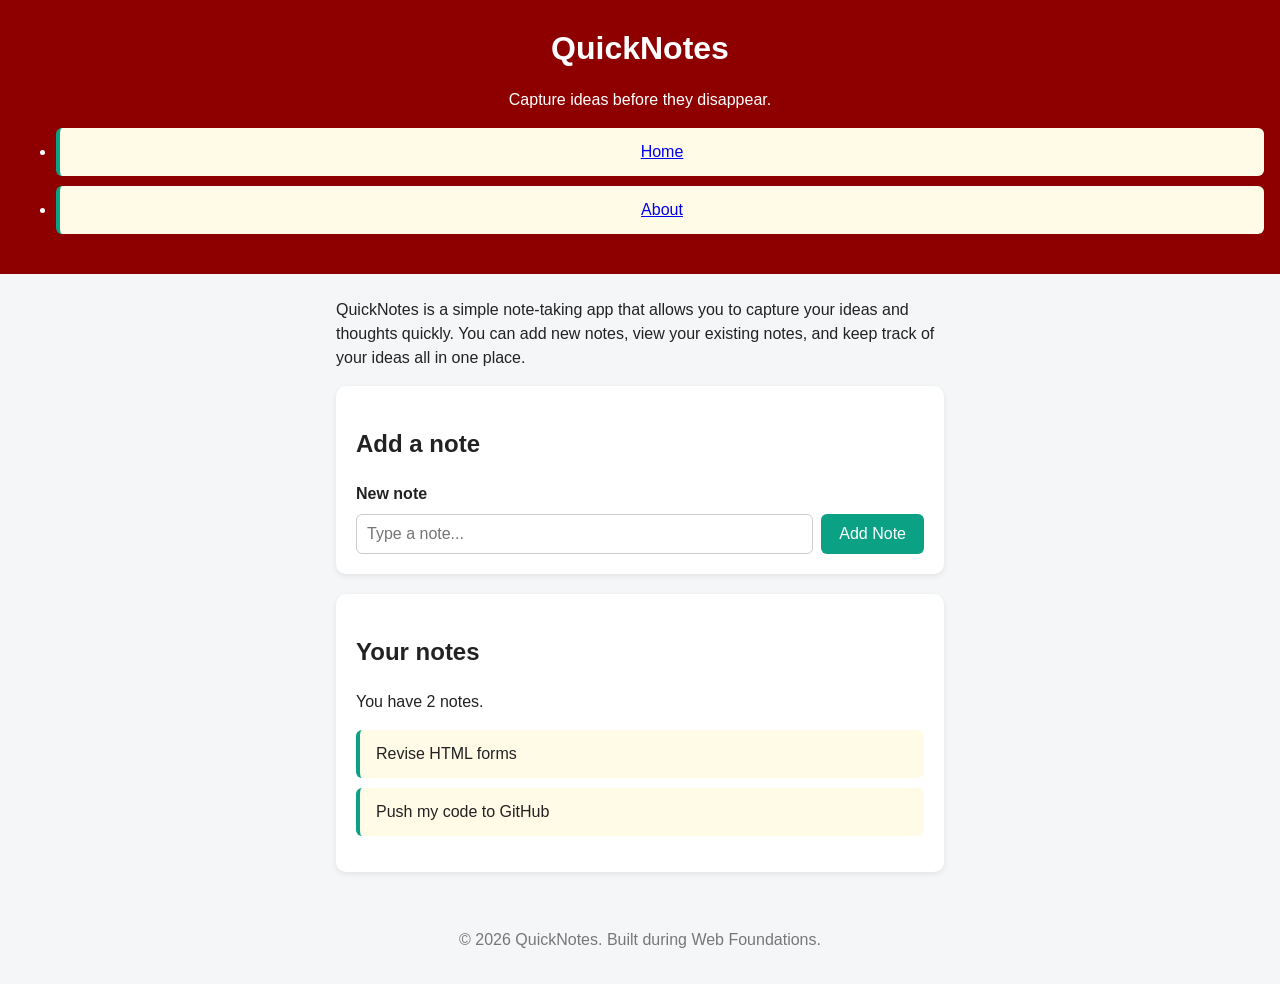
<file: day1/index.html>
<!DOCTYPE html>
<html lang="en">
  <head>
    <meta charset="UTF-8" />
    <meta name="viewport" content="width=device-width, initial-scale=1.0" />
    <title>QuickNotes</title>
    <link rel="stylesheet" href="style.css" />
  </head>
  
  <body>
    <header>
      <h1>QuickNotes</h1>
      <p>Capture ideas before they disappear.</p>
      <nav>
        <ul>
          <li class="note"><a href="index.html">Home</a></li>
          <li class="note"><a href="about.html">About</a></li>
        </ul>
      </nav>
    </header>
 
    <main>
        <p>QuickNotes is a simple note-taking app that allows you to capture your ideas and thoughts quickly. You can add new notes, view your existing notes, and keep track of your ideas all in one place.</p>
      <section>
        <h2>Add a note</h2>
        <form id="note-form">
          <label for="note-input">New note</label>
          <input type="text" id="note-input" placeholder="Type a note..." />
          <button type="submit">Add Note</button>
        </form>
      </section>
 
      <section>
        <h2>Your notes</h2>
        <p id="note-count">You have 2 notes.</p>
        <ul id="notes-list">
          <li class="note">Revise HTML forms</li>
          <li class="note">Push my code to GitHub</li>
        </ul>
      </section>
    </main>
 
    <footer>
      <p>&copy; 2026 QuickNotes. Built during Web Foundations.</p>
    </footer>
  </body>
</html>
</file>
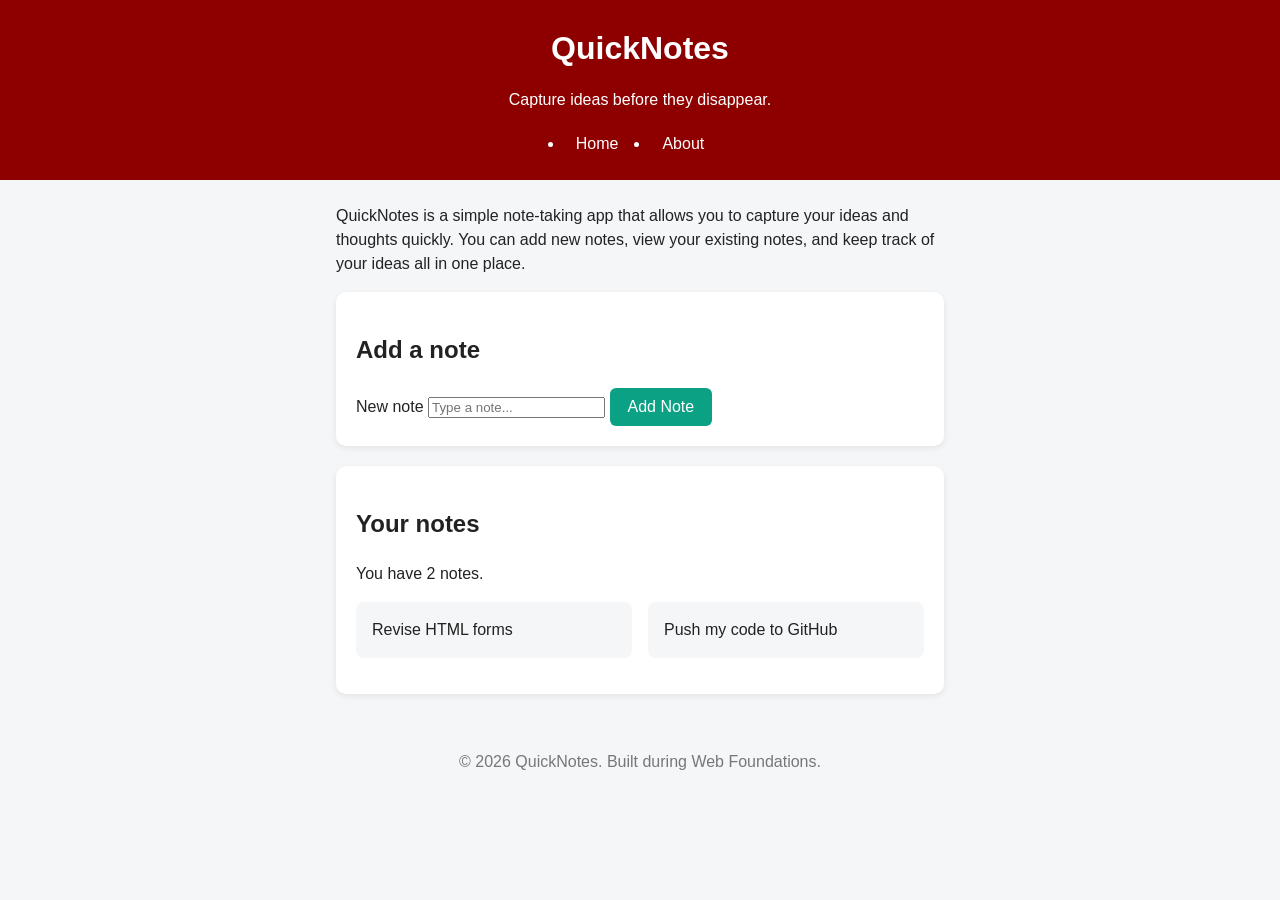
<file: day2/index.html>
<!DOCTYPE html>
<html lang="en">
  <head>
    <meta charset="UTF-8" />
    <meta name="viewport" content="width=device-width, initial-scale=1.0" />
    <title>QuickNotes</title>
    <link rel="stylesheet" href="style.css" />
  </head>
  
  <body>
    <header>
      <h1>QuickNotes</h1>
      <p>Capture ideas before they disappear.</p>
      <nav>
        <ul>
          <li><a href="index.html">Home</a></li>
          <li><a href="about.html">About</a></li>
        </ul>
      </nav>
    </header>
 
    <main>
        <p>QuickNotes is a simple note-taking app that allows you to capture your ideas and thoughts quickly. You can add new notes, view your existing notes, and keep track of your ideas all in one place.</p>
      <section>
        <h2>Add a note</h2>
        <form id="note-form">
          <label for="note-input">New note</label>
          <input type="text" id="note-input" placeholder="Type a note..." />
          <button type="submit">Add Note</button>
        </form>
      </section>
 
      <section>
        <h2>Your notes</h2>
        <p id="note-count">You have 2 notes.</p>
        <ul id="notes-list">
          <li class="note">Revise HTML forms</li>
          <li class="note">Push my code to GitHub</li>
        </ul>
      </section>
    </main>
 
    <footer>
      <p>&copy; 2026 QuickNotes. Built during Web Foundations.</p>
    </footer>
  </body>
</html>
</file>
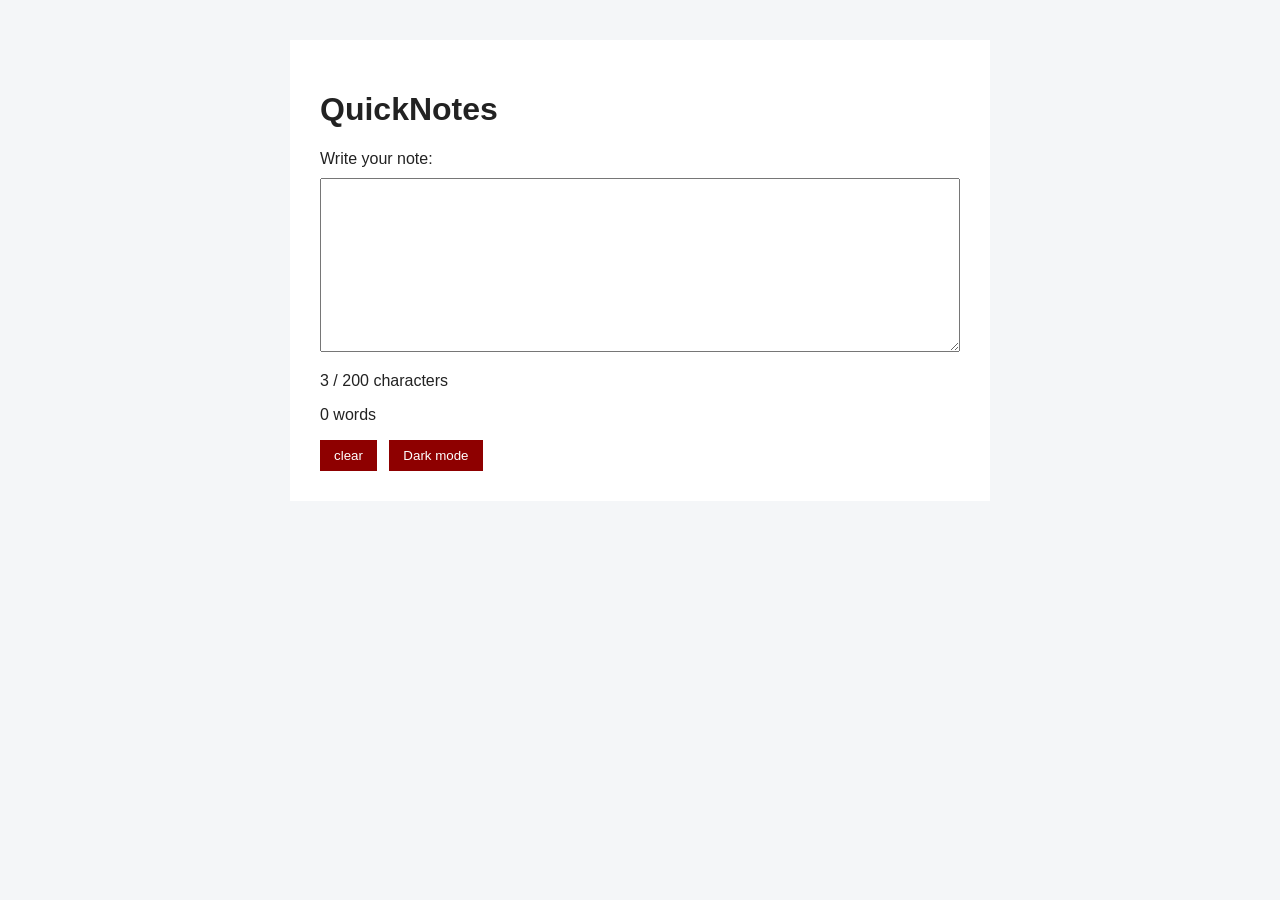
<file: day4/index.html>
<!DOCTYPE html>
<html lang="en">
    <head>
        <meta charset="UTF-8"/>
<meta name="viewport" content ="width=device-width,initial-scale=1.0">
<title>QuickNotes Day 4</title>
<link rel="stylesheet" href="style.css"/>
<script src="script.js"defer></script>
    </head>

    <body>
        <main>
            <h1>QuickNotes</h1>
            <label for ="note-text">Write your note:</label>

            <textarea
            id="note-text"
            rows="8"
            placeholder="Type your note here..."
            >   </textarea>
            <p id="char-count">0/200 characters </p>
            <p id="word-count">0words  </p>
            <button id="clear-btn" type="button">clear</button>
            
            <button id="theme-toggle" type="button">Dark mode</button>
        </main>
    </body>
</html>
</file>
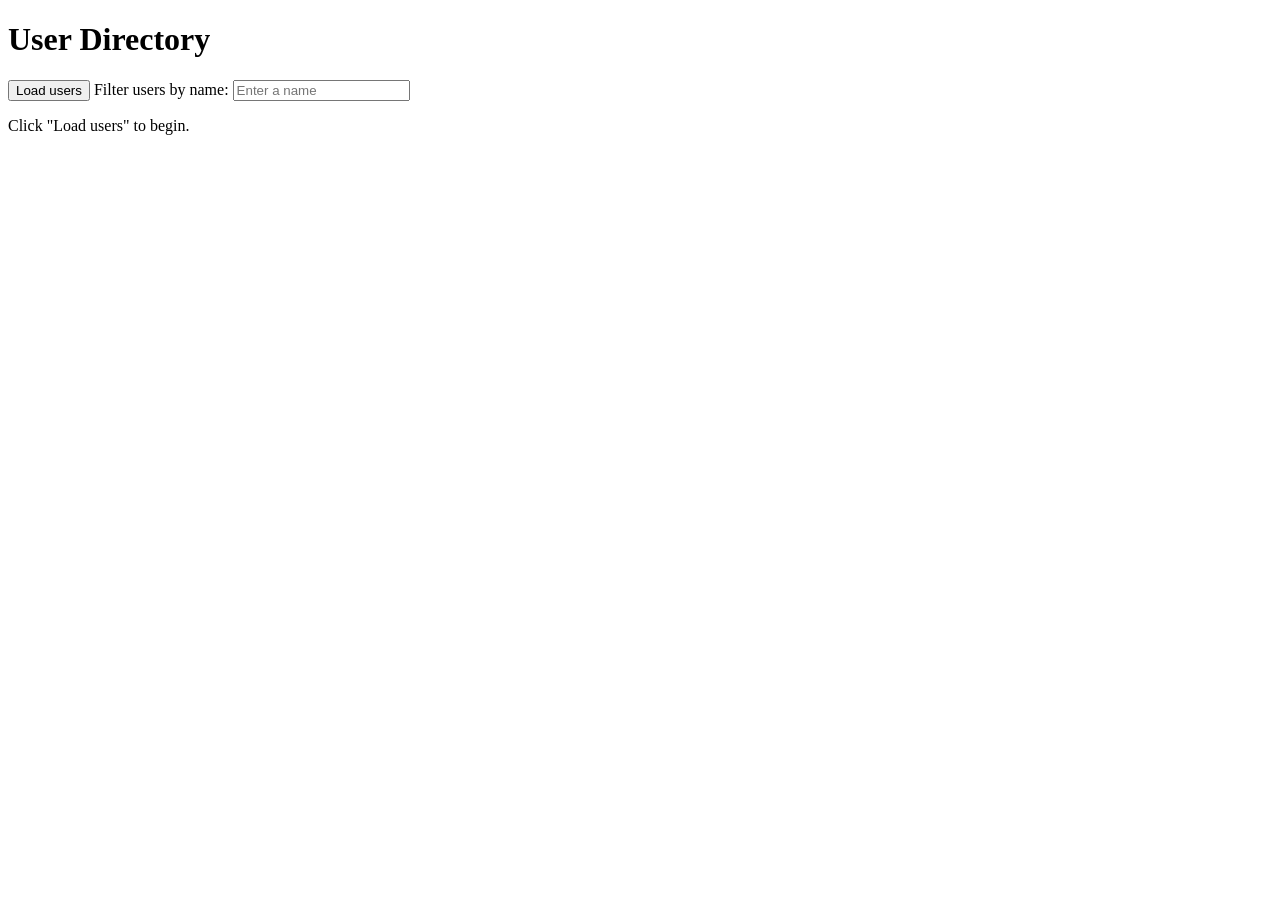
<file: day5/index.html>
<!DOCTYPE html>
<html lang="en">
      <head>
        <meta charset="UTF-8 "/>
        <meta name="viewport" content="width=device-width,initial-scale=1.0">
        <title>Day 5-User Directory </title>
        <script src="users.js" defer> </script>
      </head>
<body>
  <h1>User Directory</h1>
<button id="load-users" type="button">Load users</button>

  <label for="filter-input">Filter users by name:</label>
  <input id="filter-input" type="text" placeholder="Enter a name">

  <p id="status">Click "Load users" to begin.</p>

  <ul id="users-list"></ul>
</body>
</html>
</file>
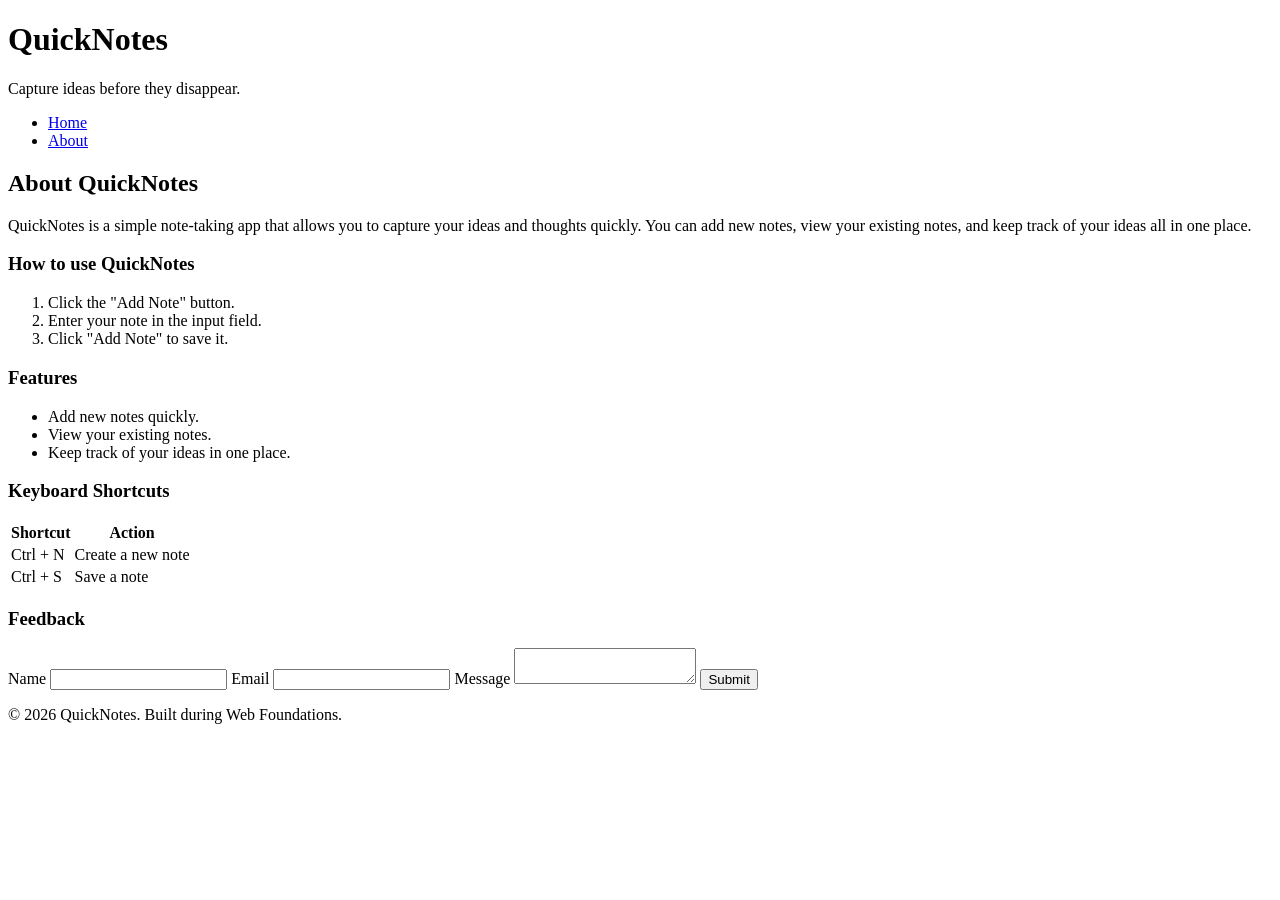
<file: day1/about.html>
<!DOCTYPE html>

<html lang="en">
<head>
    <meta charset="UTF-8">
    <meta name="viewport" content="width=device-width, initial-scale=1.0">
    <title>About QuickNotes</title>
</head>

<body>


<header>
    <h1>QuickNotes</h1>
    <p>Capture ideas before they disappear.</p>

    <nav>
        <ul>
            <li><a href="index.html">Home</a></li>
            <li><a href="about.html">About</a></li>
        </ul>
    </nav>
</header>

<main>
    <h2>About QuickNotes</h2>

    <p>
        QuickNotes is a simple note-taking app that allows you to
        capture your ideas and thoughts quickly. You can add new notes,
        view your existing notes, and keep track of your ideas all in one place.
    </p>

    <section>
        <h3>How to use QuickNotes</h3>

        <ol>
            <li>Click the "Add Note" button.</li>
            <li>Enter your note in the input field.</li>
            <li>Click "Add Note" to save it.</li>
        </ol>
    </section>

    <section>
        <h3>Features</h3>

        <ul>
            <li>Add new notes quickly.</li>
            <li>View your existing notes.</li>
            <li>Keep track of your ideas in one place.</li>
        </ul>
    </section>

    <section>
        <h3>Keyboard Shortcuts</h3>

        <table>
            <tr>
                <th>Shortcut</th>
                <th>Action</th>
            </tr>
            <tr>
                <td>Ctrl + N</td>
                <td>Create a new note</td>
            </tr>
            <tr>
                <td>Ctrl + S</td>
                <td>Save a note</td>
            </tr>
        </table>
    </section>

    <section>
        <h3>Feedback</h3>

        <form>
            <label for="name">Name</label>
            <input type="text" id="name" name="name" required>

            <label for="email">Email</label>
            <input type="email" id="email" name="email" required>

            <label for="message">Message</label>
            <textarea id="message" name="message" required></textarea>

            <button type="submit">Submit</button>
        </form>
    </section>

</main>

<footer>
    <p>&copy; 2026 QuickNotes. Built during Web Foundations.</p>
</footer>

</body>
</html>
</file>
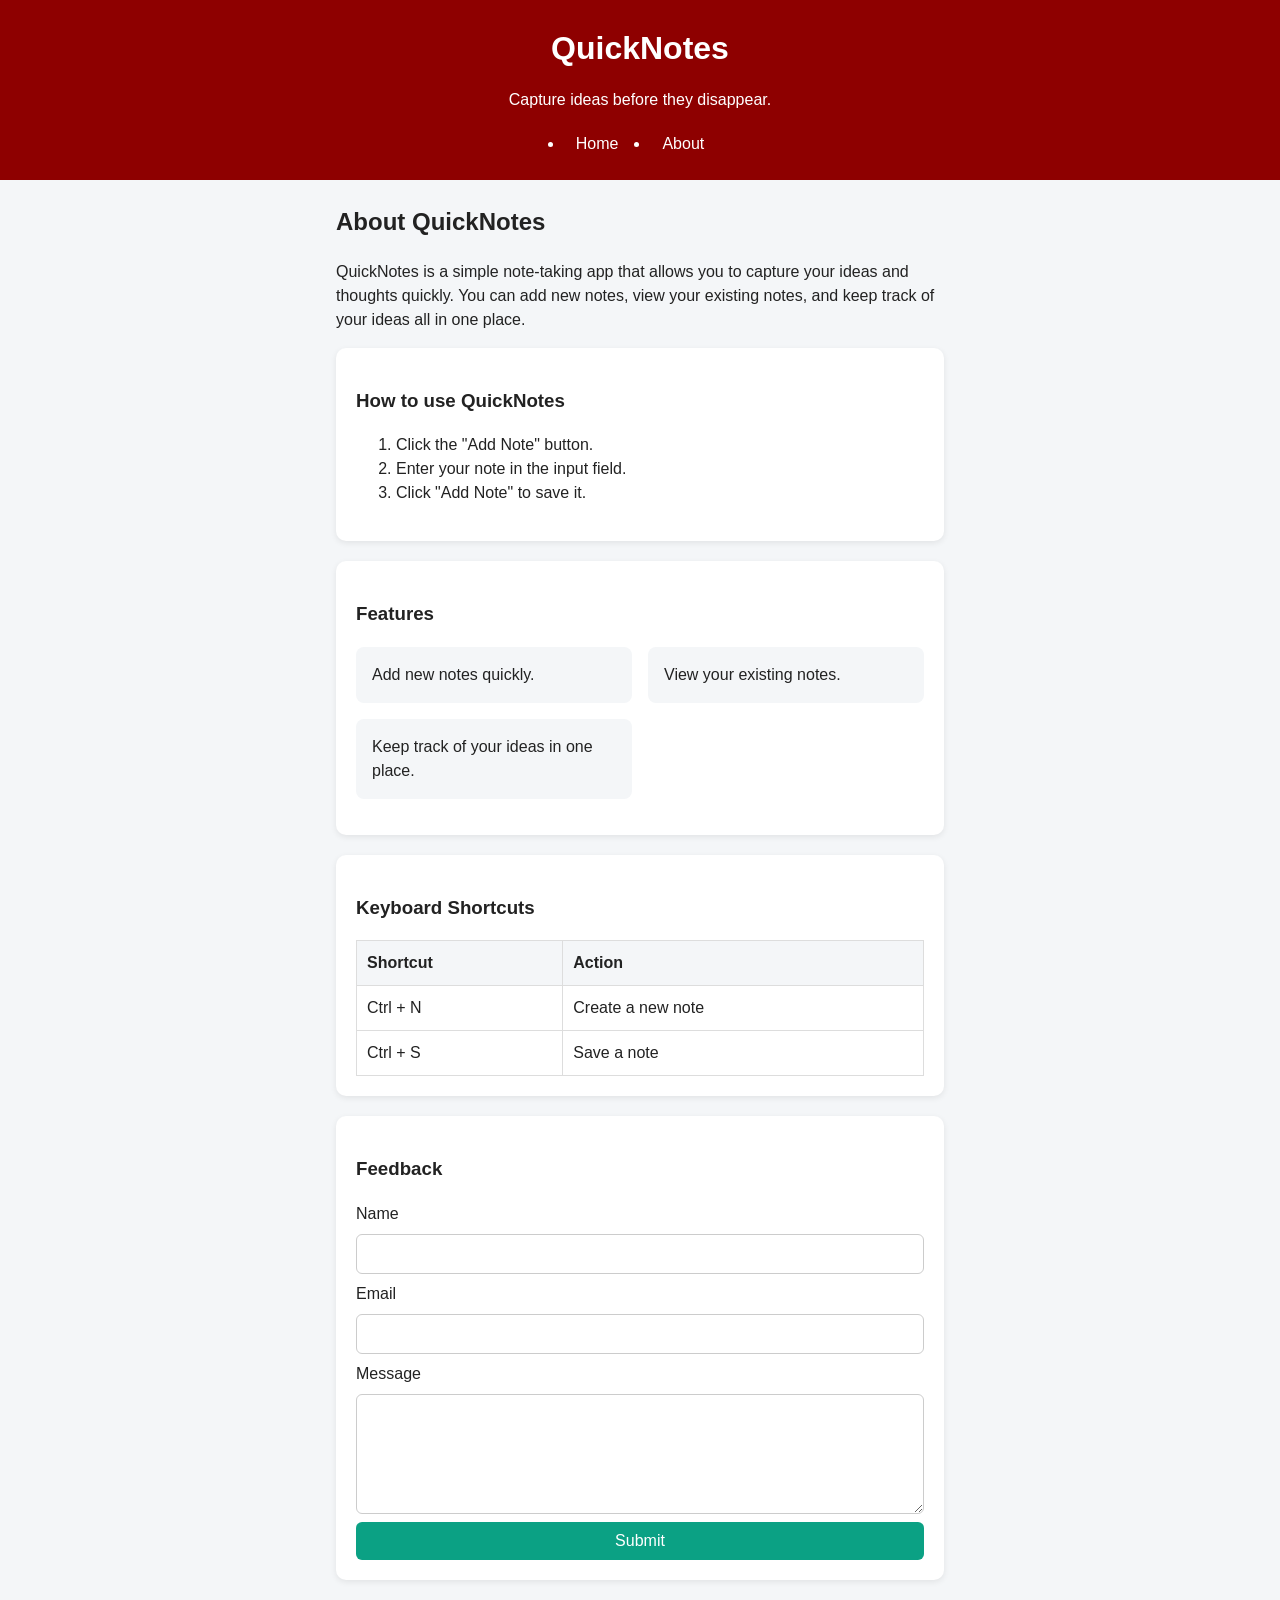
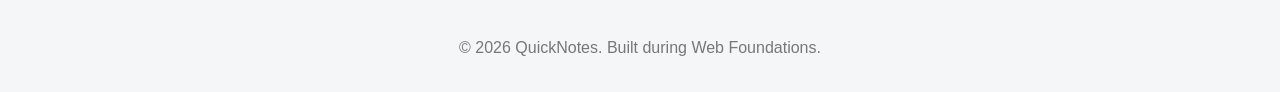
<file: day2/about.html>
<!DOCTYPE html>

<html lang="en">
<head>
    <meta charset="UTF-8">
    <meta name="viewport" content="width=device-width, initial-scale=1.0">
    <title>About QuickNotes</title>
    <link rel="stylesheet" href="style.css">
</head>

<body>


<header>
    <h1>QuickNotes</h1>
    <p>Capture ideas before they disappear.</p>

    <nav>
        <ul>
            <li><a href="index.html">Home</a></li>
            <li><a href="about.html">About</a></li>
        </ul>
    </nav>
</header>

<main>
    <h2>About QuickNotes</h2>

    <p>
        QuickNotes is a simple note-taking app that allows you to
        capture your ideas and thoughts quickly. You can add new notes,
        view your existing notes, and keep track of your ideas all in one place.
    </p>

    <section>
        <h3>How to use QuickNotes</h3>

        <ol>
            <li>Click the "Add Note" button.</li>
            <li>Enter your note in the input field.</li>
            <li>Click "Add Note" to save it.</li>
        </ol>
    </section>

    <section>
        <h3>Features</h3>

        <ul>
            <li>Add new notes quickly.</li>
            <li>View your existing notes.</li>
            <li>Keep track of your ideas in one place.</li>
        </ul>
    </section>

    <section>
        <h3>Keyboard Shortcuts</h3>

        <table>
            <tr>
                <th>Shortcut</th>
                <th>Action</th>
            </tr>
            <tr>
                <td>Ctrl + N</td>
                <td>Create a new note</td>
            </tr>
            <tr>
                <td>Ctrl + S</td>
                <td>Save a note</td>
            </tr>
        </table>
    </section>

    <section>
        <h3>Feedback</h3>

        <form id="feedback-form">
            <label for="name">Name</label>
            <input type="text" id="name" name="name" required>

            <label for="email">Email</label>
            <input type="email" id="email" name="email" required>

            <label for="message">Message</label>
            <textarea id="message" name="message" required></textarea>

            <button type="submit">Submit</button>
        </form>
    </section>

</main>

<footer>
    <p>&copy; 2026 QuickNotes. Built during Web Foundations.</p>
</footer>

</body>
</html>
</file>
<file: day1/style.css>
/* 1. Reset: predictable sizing and no default body margin */
*,
*::before,
*::after {
  box-sizing: border-box;
}
 
body {
  margin: 0;
  font-family: "Segoe UI", Arial, sans-serif;
  background-color: #f4f6f8;
  color: #222;
  line-height: 1.5;
}
 
/* 2. Header */
header {
  background-color: #8e0000;
  color: white;
  text-align: center;
  padding: 24px 16px;
}
 
header h1 {
  margin: 0;
}
 
/* 3. Centre the main content and limit its width */
main {
  max-width: 640px;
  margin: 24px auto;   /* auto left/right margins centre a block */
  padding: 0 16px;
}
 
section {
  background: white;
  padding: 20px;
  border-radius: 10px;
  margin-bottom: 20px;
  box-shadow: 0 2px 6px rgba(0, 0, 0, 0.08);
}
 
/* 4. Form layout with Flexbox */
#note-form {
  display: flex;
  gap: 8px;
  flex-wrap: wrap;
}
 
#note-form label {
  width: 100%;          /* label on its own line */
  font-weight: bold;
}
 
#note-input {
  flex: 1;
  padding: 10px;
  border: 1px solid #ccc;
  border-radius: 6px;
  font-size: 1rem;
}
 
button {
  background-color: #0ba184;
  color: white;
  border: none;
  padding: 10px 18px;
  border-radius: 6px;
  font-size: 1rem;
  cursor: pointer;
}
 
button:hover {
  background-color: #088a70;
}
 
/* 5. Notes list */
#notes-list {
  list-style: none;     /* remove bullet points */
  padding: 0;
}
 
.note {
  background-color: #fffbe6;
  border-left: 4px solid #0ba184;
  padding: 12px 16px;
  margin-bottom: 10px;
  border-radius: 6px;
}
 
/* 6. Footer */
footer {
  text-align: center;
  color: #777;
  padding: 16px;
}
 
/* 7. Phones */
@media (max-width: 600px) {
  #note-form {
    flex-direction: column;
  }
}
</file>
<file: day2/style.css>
/* 1. Reset: predictable sizing and no default body margin */
*,
*::before,
*::after {
    box-sizing: border-box;
}

body {
    margin: 0;
    font-family: "Segoe UI", Arial, sans-serif;
    background-color: #f4f6f8;
    color: #222;
    line-height: 1.5;
}

/* 2. Header */
header {
    background-color: #8e0000;
    color: white;
    text-align: center;
    padding: 24px 16px;
}

header h1 {
    margin: 0;
}

/* 3. Navigation */
nav ul {
    display: flex;
    justify-content: center;
    gap: 20px;
    padding: 0;
    margin: 20px 0 0;
}

nav a {
    color: white;
    text-decoration: none;
    padding: 8px 12px;
    transition: background-color 0.3s ease;
}

nav a:hover {
    background-color: #6f0000;
    border-radius: 6px;
}

/* 4. Center the main content and style sections */
main {
    max-width: 640px;
    margin: 24px auto;
    padding: 0 16px;
}

section {
    background-color: white;
    padding: 20px;
    border-radius: 10px;
    margin-bottom: 20px;
    box-shadow: 0 2px 6px rgba(0, 0, 0, 0.08);
}

/* 5. Features list as a grid */
section:nth-of-type(2) ul {
    display: grid;
    grid-template-columns: repeat(auto-fit, minmax(180px, 1fr));
    gap: 16px;
    list-style: none;
    padding: 0;
}

section:nth-of-type(2) li {
    background-color: #f4f6f8;
    padding: 16px;
    border-radius: 8px;
}

/* 6. Table */
table {
    width: 100%;
    border-collapse: collapse;
    margin-top: 16px;
}

th,
td {
    border: 1px solid #ddd;
    padding: 10px;
    text-align: left;
}

th {
    background-color: #f4f6f8;
}

/* 7. Feedback form */
#feedback-form {
    display: flex;
    flex-direction: column;
    gap: 8px;
    margin-top: 16px;
}

#feedback-form input,
#feedback-form textarea {
    padding: 10px;
    border: 1px solid #ccc;
    border-radius: 6px;
    font-size: 1rem;
}

#feedback-form textarea {
    min-height: 120px;
    resize: vertical;
}

/* Buttons */
button {
    background-color: #0ba184;
    color: white;
    border: none;
    padding: 10px 18px;
    border-radius: 6px;
    font-size: 1rem;
    cursor: pointer;
    transition: background-color 0.3s ease;
}

button:hover {
    background-color: #088a70;
}

/* 8. Footer */
footer {
    text-align: center;
    color: #777;
    padding: 16px;
}

/* 9. Small screens */
@media (max-width: 600px) {
    header {
        padding: 16px 10px;
    }

    header h1 {
        font-size: 1.5rem;
    }
}
</file>
<file: day4/style.css>
:root {
  --bg-color: #f4f6f8;
  --text-color: #222;
  --card-color: white;
  --button-color: #8e0000;
  --button-text: white;
}

body {
  background-color: var(--bg-color);
  color: var(--text-color);
  font-family: Arial, sans-serif;
  margin: 0;
  padding: 40px;
}

main {
  max-width: 640px;
  margin: 0 auto;
  background-color: var(--card-color);
  padding: 30px;
}

textarea {
  width: 100%;
  box-sizing: border-box;
  padding: 10px;
  margin-top: 10px;
  font-size: 16px;
}

button {
  background-color: var(--button-color);
  color: var(--button-text);
  border: none;
  padding: 8px 14px;
  margin-right: 8px;
  cursor: pointer;
}

.warning {
  color: orange;
}

.over {
  color: red;
  font-weight: bold;
}

/* Dark theme */
body.dark {
  --bg-color: #222;
  --text-color: #f5f5f5;
  --card-color: #333;
  --button-color: #b00000;
  --button-text: white;
}
</file>
